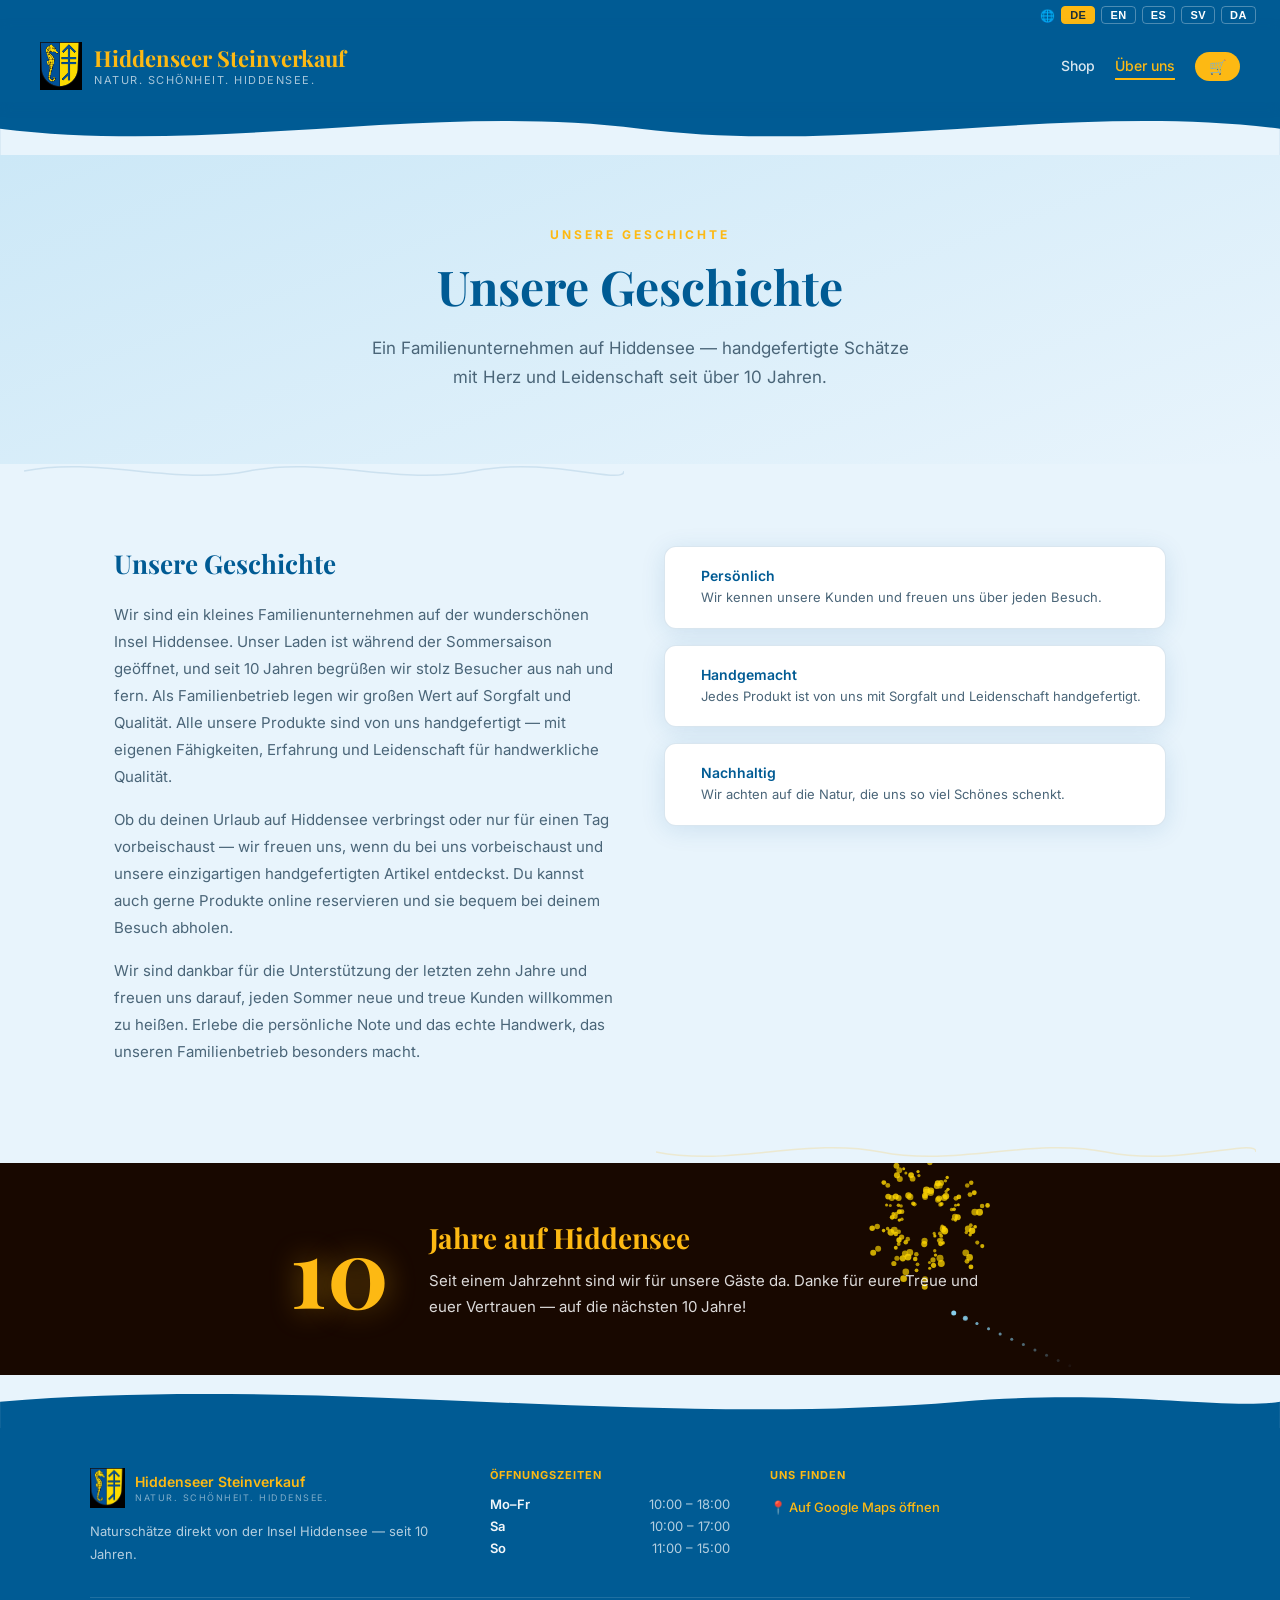
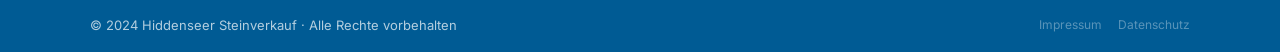
<file: about.html>
<!DOCTYPE html>
<html lang="en">
<head>
<meta charset="UTF-8">
<meta name="viewport" content="width=device-width, initial-scale=1.0">
<title>Über uns – Hiddenseer Steinverkauf</title>
<link rel="stylesheet" href="css/style.css">
<link rel="stylesheet" href="css/about-extra.css">
<link href="https://fonts.googleapis.com/css2?family=Playfair+Display:wght@400;700&family=Inter:wght@300;400;500;600&display=swap" rel="stylesheet">
</head>
<body>

<div id="lang-bar">
  <span>🌐</span>
  <button class="lang-btn active" onclick="setLang('de')">DE</button>
  <button class="lang-btn" onclick="setLang('en')">EN</button>
  <button class="lang-btn" onclick="setLang('es')">ES</button>
  <button class="lang-btn" onclick="setLang('sv')">SV</button>
  <button class="lang-btn" onclick="setLang('da')">DA</button>
</div>

<header>
  <div class="header-inner">
    <div class="logo-area">
      <img src="images/wappen.png" alt="Wappen Hiddensee" class="site-crest">
      <div>
        <h1 class="site-title">Hiddenseer Steinverkauf</h1>
        <p class="site-sub" data-i18n="tagline">Natur · Schönheit · Hiddensee</p>
      </div>
    </div>
    <nav>
      <a href="index.html" data-i18n="nav_shop">Shop</a>
      <a href="about.html" class="active" data-i18n="nav_about">Über uns</a>
      <div id="basket-icon" onclick="window.location='index.html'">🛒</div>
    </nav>
  </div>
</header>

<div class="wave-top">
  <svg viewBox="0 0 1440 60" xmlns="http://www.w3.org/2000/svg"><path d="M0,30 C240,60 480,0 720,30 C960,60 1200,0 1440,30 L1440,60 L0,60 Z" fill="#e8f4fc"/></svg>
</div>

<section id="about-hero">
  <div class="about-hero-inner">
    <span class="about-eyebrow" data-i18n="about_eyebrow">Unsere Geschichte</span>
    <h2 data-i18n="about_title">Unsere Geschichte</h2>
    <p data-i18n="about_intro">Ein Familienunternehmen auf Hiddensee — handgefertigte Schätze mit Herz und Leidenschaft seit über 10 Jahren.</p>
  </div>
</section>

<div class="wave-scatter">
  <svg viewBox="0 0 800 40" xmlns="http://www.w3.org/2000/svg"><path d="M0,20 C100,0 200,40 300,20 C400,0 500,40 600,20 C700,0 800,40 800,20" stroke="#005B94" stroke-width="2" fill="none" opacity="0.2"/></svg>
</div>

<section class="about-content">
  <div class="about-grid">
    <div class="about-text">
      <h3 data-i18n="about_story_title">Unsere Geschichte</h3>
      <p data-i18n="about_story_1">Wir sind ein kleines Familienunternehmen auf der wunderschönen Insel Hiddensee...</p>
      <p data-i18n="about_story_2">Ob du deinen Urlaub auf Hiddensee verbringst...</p>
      <p data-i18n="about_story_3">Wir sind dankbar für die Unterstützung der letzten zehn Jahre...</p>
    </div>
    <div class="about-values">
      <div class="value-card">
        <div class="value-icon"><i class="ti ti-users" aria-hidden="true"></i></div>
        <div>
          <h4 data-i18n="val2_title">Persönlich</h4>
          <p data-i18n="val2_desc">Wir kennen unsere Kunden und freuen uns über jeden Besuch.</p>
        </div>
      </div>
      <div class="value-card">
        <div class="value-icon"><i class="ti ti-hammer" aria-hidden="true"></i></div>
        <div>
          <h4 data-i18n="val3_title">Handgemacht</h4>
          <p data-i18n="val3_desc">Jedes Produkt ist von uns mit Sorgfalt und Leidenschaft handgefertigt.</p>
        </div>
      </div>
      <div class="value-card">
        <div class="value-icon"><i class="ti ti-leaf" aria-hidden="true"></i></div>
        <div>
          <h4 data-i18n="val4_title">Nachhaltig</h4>
          <p data-i18n="val4_desc">Wir achten auf die Natur, die uns so viel Schönes schenkt.</p>
        </div>
      </div>
    </div>
  </div>
</section>

<div class="wave-scatter right">
  <svg viewBox="0 0 800 40" xmlns="http://www.w3.org/2000/svg"><path d="M0,20 C100,40 200,0 300,20 C400,40 500,0 600,20 C700,40 800,0 800,20" stroke="#FDB913" stroke-width="2" fill="none" opacity="0.3"/></svg>
</div>

<!-- ANNIVERSARY BAND WITH FIREWORKS -->
<section class="anni-section">
  <canvas id="anni-canvas"></canvas>
  <div class="anni-inner">
    <div class="anni-number">10</div>
    <div class="anni-text-block">
      <h3 data-i18n="anni_title">Jahre auf Hiddensee</h3>
      <p data-i18n="anni_desc">Seit einem Jahrzehnt sind wir für unsere Gäste da. Danke für eure Treue und euer Vertrauen — auf die nächsten 10 Jahre!</p>
    </div>
  </div>
</section>

<div class="wave-footer">
  <svg viewBox="0 0 1440 60" xmlns="http://www.w3.org/2000/svg"><path d="M0,30 C360,0 720,60 1080,30 C1260,15 1380,40 1440,30 L1440,60 L0,60 Z" fill="#005B94"/></svg>
</div>

<footer>
  <div class="footer-inner">
    <div class="footer-col">
      <div class="footer-logo-row">
        <img src="images/wappen.png" alt="Wappen Hiddensee" class="footer-crest">
        <div>
          <div class="footer-site-title">Hiddenseer Steinverkauf</div>
          <div class="footer-site-sub" data-i18n="tagline">Natur · Schönheit · Hiddensee</div>
        </div>
      </div>
      <p data-i18n="footer_about">Naturschätze direkt von der Insel Hiddensee — seit 10 Jahren.</p>
    </div>
    <div class="footer-col">
      <h4 data-i18n="footer_hours">Öffnungszeiten</h4>
      <div class="footer-hours">
        <div class="fh-row"><strong data-i18n="mon_fri">Mo – Fr</strong><span>10:00 – 18:00</span></div>
        <div class="fh-row"><strong data-i18n="sat">Samstag</strong><span>10:00 – 17:00</span></div>
        <div class="fh-row"><strong data-i18n="sun">Sonntag</strong><span>11:00 – 15:00</span></div>
      </div>
    </div>
    <div class="footer-col">
      <h4 data-i18n="footer_find">Uns finden</h4>
      <a class="map-link" href="https://www.google.com/maps/place/Hiddenseer+Steinverkauf/@54.5853744,13.1050483,19z/data=!3m1!4b1!4m6!3m5!1s0x47aca70046155349:0xa0bb24fb8f7de038!8m2!3d54.5853744!4d13.105692!16s%2Fg%2F11xrpz3xcw" target="_blank" data-i18n="footer_map">📍 Auf Google Maps öffnen</a>
    </div>
  </div>
  <div class="footer-bottom">
    <p>© 2024 Hiddenseer Steinverkauf · <span data-i18n="footer_rights">Alle Rechte vorbehalten</span></p>
    <div class="footer-legal">
      <a href="#">Impressum</a>
      <a href="#">Datenschutz</a>
    </div>
  </div>
</footer>

<script src="js/i18n.js"></script>
<script src="js/about-fireworks.js"></script>
<script>
  const stored = localStorage.getItem('hs_lang') || 'de';
  document.querySelectorAll('.lang-btn').forEach(b => b.classList.remove('active'));
  document.querySelector(`.lang-btn[onclick="setLang('${stored}')"]`)?.classList.add('active');
  applyLang(stored);
</script>
</body>
</html>
</file>
<file: css/style.css>
/* ===== HIDDENSEER STEINVERKAUF — MAIN STYLES ===== */
:root {
  --blue: #005B94;
  --gold: #FDB913;
  --bg: #e8f4fc;
  --bg-light: #f2f9ff;
  --white: #ffffff;
  --text: #1a2e3b;
  --text-muted: #4a6578;
  --border: rgba(0,91,148,0.15);
  --radius: 12px;
  --shadow: 0 4px 24px rgba(0,91,148,0.12);
  --transition: 0.22s ease;
}

* { box-sizing: border-box; margin: 0; padding: 0; }
html { scroll-behavior: smooth; }
body {
  font-family: 'Inter', sans-serif;
  background: var(--bg);
  color: var(--text);
  min-height: 100vh;
  overflow-x: hidden;
}

/* ===== LANG BAR ===== */
#lang-bar {
  background: var(--blue);
  color: #fff;
  display: flex;
  align-items: center;
  gap: 6px;
  padding: 6px 24px;
  font-size: 12px;
  justify-content: flex-end;
}

.lang-btn {
  background: transparent;
  border: 1px solid rgba(255,255,255,0.3);
  color: #fff;
  padding: 2px 8px;
  border-radius: 4px;
  cursor: pointer;
  font-size: 11px;
  font-weight: 600;
  letter-spacing: 0.5px;
  transition: var(--transition);
}
.lang-btn:hover, .lang-btn.active {
  background: var(--gold);
  border-color: var(--gold);
  color: var(--text);
}

/* ===== HEADER ===== */
header {
  background: var(--blue);
  color: #fff;
  padding: 12px 24px;
  position: sticky;
  top: 0;
  z-index: 100;
  box-shadow: 0 2px 12px rgba(0,91,148,0.3);
}

.header-inner {
  max-width: 1200px;
  margin: 0 auto;
  display: flex;
  align-items: center;
  justify-content: space-between;
  gap: 16px;
}

.logo-area {
  display: flex;
  align-items: center;
  gap: 12px;
}

.site-crest {
  height: 48px;
  width: auto;
  display: block;
}

.site-title {
  font-family: 'Playfair Display', serif;
  font-size: 22px;
  font-weight: 700;
  color: var(--gold);
  line-height: 1.2;
}

.site-sub {
  font-size: 11px;
  color: rgba(255,255,255,0.65);
  letter-spacing: 1.5px;
  text-transform: uppercase;
  margin-top: 2px;
}

nav {
  display: flex;
  align-items: center;
  gap: 20px;
}

nav a {
  color: rgba(255,255,255,0.85);
  text-decoration: none;
  font-size: 14px;
  font-weight: 500;
  transition: var(--transition);
  padding: 4px 0;
  border-bottom: 2px solid transparent;
}
nav a:hover, nav a.active {
  color: var(--gold);
  border-bottom-color: var(--gold);
}

#basket-icon {
  background: var(--gold);
  color: var(--text);
  border-radius: 20px;
  padding: 6px 14px;
  cursor: pointer;
  font-weight: 700;
  font-size: 14px;
  display: flex;
  align-items: center;
  gap: 6px;
  transition: var(--transition);
}
#basket-icon:hover { background: #e5a610; }

#basket-count {
  background: var(--blue);
  color: #fff;
  border-radius: 50%;
  width: 18px;
  height: 18px;
  display: inline-flex;
  align-items: center;
  justify-content: center;
  font-size: 11px;
}

/* ===== WAVES ===== */
.wave-top { line-height: 0; background: var(--blue); }
.wave-top svg, .wave-footer svg { display: block; width: 100%; }
.wave-footer { line-height: 0; }

.wave-scatter { margin: -8px 0; padding: 0 24px; opacity: 0.6; }
.wave-scatter.right { text-align: right; }
.wave-scatter svg { max-width: 600px; }

/* ===== HERO ===== */
#hero {
  background: linear-gradient(160deg, #cce8f7 0%, #e8f4fc 60%, #f2f9ff 100%);
  padding: 72px 24px 60px;
  text-align: center;
}

.opening-hours-badge {
  display: inline-flex;
  align-items: center;
  gap: 8px;
  background: rgba(0,91,148,0.08);
  border: 1px solid var(--border);
  border-radius: 20px;
  padding: 6px 18px;
  font-size: 13px;
  margin-bottom: 24px;
  color: var(--blue);
  font-weight: 500;
  flex-wrap: wrap;
  justify-content: center;
}

.oh-dot {
  width: 8px; height: 8px;
  border-radius: 50%;
  background: #2ecc71;
  animation: pulse 2s infinite;
  flex-shrink: 0;
}
@keyframes pulse { 0%,100%{opacity:1} 50%{opacity:0.4} }

.oh-times { font-weight: 700; color: var(--blue); }
.oh-sep { color: rgba(0,91,148,0.4); }
.oh-extra { font-size: 12px; color: var(--text-muted); }

#hero h2 {
  font-family: 'Playfair Display', serif;
  font-size: clamp(28px, 5vw, 52px);
  color: var(--blue);
  margin-bottom: 16px;
  line-height: 1.2;
}

#hero p {
  font-size: 17px;
  color: var(--text-muted);
  max-width: 560px;
  margin: 0 auto 32px;
  line-height: 1.6;
}

.cta-btn {
  display: inline-block;
  background: var(--gold);
  color: var(--text);
  font-weight: 700;
  font-size: 15px;
  padding: 14px 32px;
  border-radius: 50px;
  border: none;
  cursor: pointer;
  text-decoration: none;
  transition: var(--transition);
  box-shadow: 0 4px 16px rgba(253,185,19,0.4);
}
.cta-btn:hover {
  background: #e5a610;
  transform: translateY(-2px);
  box-shadow: 0 6px 20px rgba(253,185,19,0.5);
}
.cta-btn.full-width { width: 100%; text-align: center; }

/* ===== SHOP SECTION ===== */
#shop {
  max-width: 1200px;
  margin: 0 auto;
  padding: 56px 24px;
}

.section-header { text-align: center; margin-bottom: 40px; }
.section-header h2 {
  font-family: 'Playfair Display', serif;
  font-size: clamp(24px, 4vw, 40px);
  color: var(--blue);
  margin-bottom: 8px;
}
.section-header p { color: var(--text-muted); font-size: 15px; }

/* FILTERS */
.filters {
  display: flex;
  gap: 8px;
  flex-wrap: wrap;
  justify-content: center;
  margin-bottom: 36px;
}

.filter-btn {
  background: var(--white);
  border: 1.5px solid var(--border);
  color: var(--text-muted);
  padding: 8px 20px;
  border-radius: 20px;
  cursor: pointer;
  font-size: 13px;
  font-weight: 500;
  transition: var(--transition);
}
.filter-btn:hover, .filter-btn.active {
  background: var(--blue);
  border-color: var(--blue);
  color: #fff;
}

/* PRODUCT GRID */
.product-grid {
  display: grid;
  grid-template-columns: repeat(auto-fill, minmax(220px, 1fr));
  gap: 24px;
}

.product-card {
  background: var(--white);
  border-radius: var(--radius);
  overflow: hidden;
  box-shadow: var(--shadow);
  transition: var(--transition);
  border: 1px solid var(--border);
  display: flex;
  flex-direction: column;
}
.product-card:hover {
  transform: translateY(-4px);
  box-shadow: 0 8px 32px rgba(0,91,148,0.18);
}

.product-img {
  width: 100%;
  height: 180px;
  object-fit: cover;
  background: linear-gradient(135deg, #cce8f7, #e8f4fc);
  display: flex;
  align-items: center;
  justify-content: center;
  font-size: 52px;
  position: relative;
}
.product-img img { width: 100%; height: 100%; object-fit: cover; }

.product-cat-badge {
  position: absolute;
  bottom: 8px; right: 8px;
  background: rgba(0,91,148,0.09);
  color: var(--blue);
  font-size: 9px;
  font-weight: 600;
  letter-spacing: 0.8px;
  text-transform: uppercase;
  padding: 3px 8px;
  border-radius: 8px;
}

.product-body {
  padding: 14px 16px;
  flex: 1;
  display: flex;
  flex-direction: column;
  gap: 6px;
}

.product-name { font-size: 15px; font-weight: 600; color: var(--text); line-height: 1.3; }
.product-desc { font-size: 12px; color: var(--text-muted); line-height: 1.5; flex: 1; }

.product-footer {
  display: flex;
  align-items: center;
  justify-content: space-between;
  margin-top: 10px;
  padding-top: 10px;
  border-top: 1px solid var(--border);
}

.product-price { font-size: 18px; font-weight: 700; color: var(--blue); }

.product-stock { font-size: 11px; font-weight: 500; padding: 3px 10px; border-radius: 10px; }
.stock-ok  { background: #e8f8f0; color: #1e8a4a; }
.stock-low { background: #fff3e0; color: #c0640a; }
.stock-out { background: #fde8e8; color: #c0392b; }

.add-to-basket-btn {
  width: 100%;
  margin-top: 10px;
  background: var(--gold);
  color: var(--text);
  border: none;
  border-radius: 8px;
  padding: 10px;
  font-size: 13px;
  font-weight: 700;
  cursor: pointer;
  transition: var(--transition);
}
.add-to-basket-btn:hover:not(:disabled) {
  background: #e5a610;
  transform: translateY(-1px);
}
.add-to-basket-btn:disabled {
  background: #e0e0e0;
  color: #999;
  cursor: not-allowed;
}

/* ===== BASKET DRAWER ===== */
.drawer-overlay {
  position: fixed; inset: 0;
  background: rgba(0,0,0,0.4);
  z-index: 200;
}
.drawer-panel {
  position: fixed;
  right: 0; top: 0; bottom: 0;
  width: min(400px, 95vw);
  background: var(--white);
  z-index: 201;
  display: flex;
  flex-direction: column;
  box-shadow: -4px 0 32px rgba(0,0,0,0.15);
  animation: slideIn 0.25s ease;
}
@keyframes slideIn { from{transform:translateX(100%)} to{transform:translateX(0)} }

.drawer-header {
  display: flex;
  align-items: center;
  justify-content: space-between;
  padding: 20px 24px;
  border-bottom: 1px solid var(--border);
  background: var(--blue);
  color: #fff;
}
.drawer-header h3 { font-size: 16px; font-weight: 600; }
.drawer-header button { background: none; border: none; color: #fff; font-size: 20px; cursor: pointer; }

#basket-items { flex: 1; overflow-y: auto; padding: 16px; }
#basket-empty { text-align: center; color: var(--text-muted); padding: 40px 16px; font-size: 14px; }

.basket-item {
  display: flex;
  align-items: center;
  gap: 12px;
  padding: 12px 0;
  border-bottom: 1px solid var(--border);
  font-size: 14px;
}
.basket-item-emoji { font-size: 28px; }
.basket-item-info { flex: 1; }
.basket-item-name { font-weight: 600; color: var(--text); }
.basket-item-price { color: var(--blue); font-weight: 600; font-size: 13px; }
.basket-item-remove { background: none; border: none; color: #e74c3c; cursor: pointer; font-size: 16px; }

#basket-footer {
  padding: 20px 24px;
  border-top: 1px solid var(--border);
  display: flex;
  flex-direction: column;
  gap: 12px;
}
.basket-total { font-size: 16px; font-weight: 600; color: var(--text); display: flex; justify-content: space-between; }

/* ===== MODALS ===== */
.modal { position: fixed; inset: 0; z-index: 300; display: flex; align-items: center; justify-content: center; }
.modal-overlay { position: absolute; inset: 0; background: rgba(0,0,0,0.5); }
.modal-box {
  position: relative;
  background: var(--white);
  border-radius: 16px;
  padding: 36px;
  width: min(500px, 95vw);
  max-height: 90vh;
  overflow-y: auto;
  box-shadow: 0 20px 60px rgba(0,0,0,0.25);
  animation: modalIn 0.25s ease;
}
@keyframes modalIn { from{opacity:0;transform:scale(0.95) translateY(10px)} to{opacity:1;transform:scale(1) translateY(0)} }

.modal-close { position: absolute; top: 16px; right: 16px; background: none; border: none; font-size: 20px; cursor: pointer; color: var(--text-muted); }
.modal-box h3 { font-family: 'Playfair Display', serif; font-size: 22px; color: var(--blue); margin-bottom: 12px; }

.checkout-info {
  background: #fff8e1; border: 1px solid #ffe082; border-radius: 8px;
  padding: 12px 16px; font-size: 13px; color: #7a5a00; margin-bottom: 20px;
}
.form-group { margin-bottom: 16px; }
.form-group label { display: block; font-size: 13px; font-weight: 600; color: var(--text); margin-bottom: 6px; }
.form-group input, .form-group textarea {
  width: 100%; border: 1.5px solid var(--border); border-radius: 8px;
  padding: 10px 14px; font-size: 14px; font-family: 'Inter', sans-serif;
  transition: var(--transition); background: var(--bg-light); color: var(--text);
}
.form-group input:focus, .form-group textarea:focus { outline: none; border-color: var(--blue); background: #fff; }
.form-group textarea { resize: vertical; }

#checkout-summary { background: var(--bg); border-radius: 8px; padding: 12px 16px; margin-bottom: 20px; font-size: 13px; }

.success-box { text-align: center; padding: 48px 36px; }
.success-icon { font-size: 56px; margin-bottom: 16px; }
.success-box h3 { color: #27ae60; margin-bottom: 12px; }
.success-box p { color: var(--text-muted); font-size: 15px; margin-bottom: 24px; }

/* ===== ANNIVERSARY OVERLAY ===== */
#anniversary-overlay {
  position: fixed; inset: 0; z-index: 1000;
  background: rgba(0,30,60,0.95);
  display: flex; align-items: center; justify-content: center;
}
#fireworks-canvas { position: absolute; inset: 0; width: 100%; height: 100%; }
#anniversary-text { position: relative; z-index: 2; text-align: center; color: #fff; padding: 24px; }
.anni-badge {
  display: inline-block; background: var(--gold); color: var(--text);
  font-weight: 700; font-size: 14px; letter-spacing: 2px; padding: 6px 20px;
  border-radius: 20px; margin-bottom: 20px; text-transform: uppercase;
}
#anniversary-text h1 {
  font-family: 'Playfair Display', serif;
  font-size: clamp(24px, 6vw, 56px); color: var(--gold);
  margin-bottom: 12px; text-shadow: 0 0 30px rgba(253,185,19,0.5);
}
#anniversary-text p { font-size: 18px; color: rgba(255,255,255,0.85); margin-bottom: 32px; }
#anniversary-text button {
  background: var(--gold); color: var(--text); border: none; padding: 14px 36px;
  border-radius: 50px; font-size: 16px; font-weight: 700; cursor: pointer;
  transition: var(--transition); box-shadow: 0 4px 20px rgba(253,185,19,0.5);
}
#anniversary-text button:hover { background: #fff; transform: scale(1.04); }

/* ===== FOOTER ===== */
footer { background: var(--blue); color: rgba(255,255,255,0.9); padding: 40px 24px 0; }

.footer-inner {
  max-width: 1100px; margin: 0 auto;
  display: grid; grid-template-columns: 1.2fr 0.8fr 1.4fr;
  gap: 40px; padding-bottom: 32px;
  border-bottom: 1px solid rgba(255,255,255,0.12);
}

.footer-logo-row { display: flex; align-items: center; gap: 10px; margin-bottom: 12px; }
.footer-crest { height: 40px; width: auto; display: block; }
.footer-site-title { font-size: 14px; font-weight: 600; color: var(--gold); }
.footer-site-sub { font-size: 9px; color: rgba(255,255,255,0.5); letter-spacing: 1.5px; text-transform: uppercase; margin-top: 2px; }

footer h4 { font-size: 11px; font-weight: 700; color: var(--gold); margin-bottom: 14px; letter-spacing: 1px; text-transform: uppercase; }
footer p { font-size: 13px; line-height: 1.7; color: rgba(255,255,255,0.7); }

.footer-hours { display: flex; flex-direction: column; gap: 6px; }
.fh-row { display: flex; justify-content: space-between; font-size: 13px; gap: 12px; }
.fh-row strong { color: rgba(255,255,255,0.95); font-weight: 600; }
.fh-row span { color: rgba(255,255,255,0.7); }

.map-link {
  display: inline-flex; align-items: center; gap: 5px;
  color: var(--gold); text-decoration: none; font-size: 13px;
  font-weight: 500; margin-bottom: 12px; transition: var(--transition);
}
.map-link:hover { color: #fff; text-decoration: underline; }
.map-embed { border-radius: 8px; overflow: hidden; border: 1px solid rgba(255,255,255,0.15); }

.footer-bottom {
  max-width: 1100px; margin: 0 auto;
  display: flex; align-items: center; justify-content: space-between;
  padding: 16px 0; font-size: 12px; color: rgba(255,255,255,0.35);
}
.footer-legal { display: flex; gap: 16px; }
.footer-legal a { color: rgba(255,255,255,0.35); text-decoration: none; font-size: 12px; transition: var(--transition); }
.footer-legal a:hover { color: rgba(255,255,255,0.7); }

/* ===== ABOUT PAGE ===== */
#about-hero { background: linear-gradient(160deg, #cce8f7, #e8f4fc); padding: 72px 24px; text-align: center; }
.about-eyebrow { font-size: 12px; font-weight: 700; letter-spacing: 3px; text-transform: uppercase; color: var(--gold); display: block; margin-bottom: 12px; }
#about-hero h2 { font-family: 'Playfair Display', serif; font-size: clamp(28px, 5vw, 48px); color: var(--blue); margin-bottom: 16px; }
#about-hero p { font-size: 17px; color: var(--text-muted); max-width: 560px; margin: 0 auto; line-height: 1.7; }

.about-content { max-width: 1100px; margin: 0 auto; padding: 64px 24px; }
.about-grid { display: grid; grid-template-columns: 1fr 1fr; gap: 48px; align-items: start; }
.about-text h3 { font-family: 'Playfair Display', serif; font-size: 26px; color: var(--blue); margin-bottom: 20px; }
.about-text p { color: var(--text-muted); line-height: 1.8; font-size: 15px; margin-bottom: 16px; }
.about-values { display: flex; flex-direction: column; gap: 16px; }
.value-card { background: var(--white); border: 1px solid var(--border); border-radius: var(--radius); padding: 20px; display: flex; gap: 16px; align-items: flex-start; box-shadow: var(--shadow); }
.value-icon { font-size: 28px; }
.value-card h4 { font-weight: 600; color: var(--blue); margin-bottom: 4px; }
.value-card p { font-size: 13px; color: var(--text-muted); line-height: 1.5; }

.anni-section { background: var(--gold); padding: 56px 24px; }
.anni-inner { max-width: 700px; margin: 0 auto; display: flex; align-items: center; gap: 40px; }
.anni-number { font-family: 'Playfair Display', serif; font-size: 96px; font-weight: 700; color: var(--blue); line-height: 1; flex-shrink: 0; }
.anni-text-block h3 { font-family: 'Playfair Display', serif; font-size: 28px; color: var(--blue); margin-bottom: 12px; }
.anni-text-block p { color: rgba(0,30,60,0.75); font-size: 15px; line-height: 1.7; }

/* ===== UTILITIES ===== */
.hidden { display: none !important; }

/* ===== RESPONSIVE ===== */
@media (max-width: 900px) {
  .footer-inner { grid-template-columns: 1fr 1fr; }
  .footer-inner .footer-col:last-child { grid-column: 1 / -1; }
}
@media (max-width: 768px) {
  .header-inner { flex-direction: column; gap: 12px; }
  nav { gap: 12px; flex-wrap: wrap; justify-content: center; }
  .site-title { font-size: 17px; }
  .about-grid { grid-template-columns: 1fr; gap: 32px; }
  .anni-inner { flex-direction: column; text-align: center; }
  .anni-number { font-size: 72px; }
  .modal-box { padding: 24px 20px; }
  .footer-inner { grid-template-columns: 1fr; gap: 28px; }
  .oh-extra { display: none; }
  .footer-bottom { flex-direction: column; gap: 8px; text-align: center; }
}
@media (prefers-reduced-motion: reduce) { * { animation: none !important; transition: none !important; } }
</file>
<file: css/about-extra.css>
/* ===== ABOUT PAGE EXTRAS ===== */

/* Anniversary band — dark night sky with canvas behind */
.anni-section {
  position: relative;
  background: #1a0a00;
  padding: 56px 24px;
  overflow: hidden;
}

#anni-canvas {
  position: absolute;
  inset: 0;
  width: 100%;
  height: 100%;
  pointer-events: none;
}

.anni-inner {
  position: relative;
  z-index: 2;
}

.anni-number {
  font-family: 'Playfair Display', serif;
  font-size: 96px;
  font-weight: 700;
  color: #FDB913;
  line-height: 1;
  flex-shrink: 0;
  text-shadow: 0 0 30px rgba(253,185,19,0.4);
}

.anni-text-block h3 {
  font-family: 'Playfair Display', serif;
  font-size: 28px;
  color: #FDB913;
  margin-bottom: 12px;
}

.anni-text-block p {
  color: rgba(255,255,255,0.85);
  font-size: 15px;
  line-height: 1.7;
}

/* Updated value cards with icon + text layout */
.value-card {
  display: flex;
  gap: 16px;
  align-items: flex-start;
}

.value-icon {
  font-size: 22px;
  color: #005B94;
  flex-shrink: 0;
  margin-top: 2px;
}

.value-card h4 {
  font-weight: 600;
  color: #005B94;
  margin-bottom: 4px;
  font-size: 14px;
}

.value-card p {
  font-size: 13px;
  color: #4a6578;
  line-height: 1.5;
}
</file>
